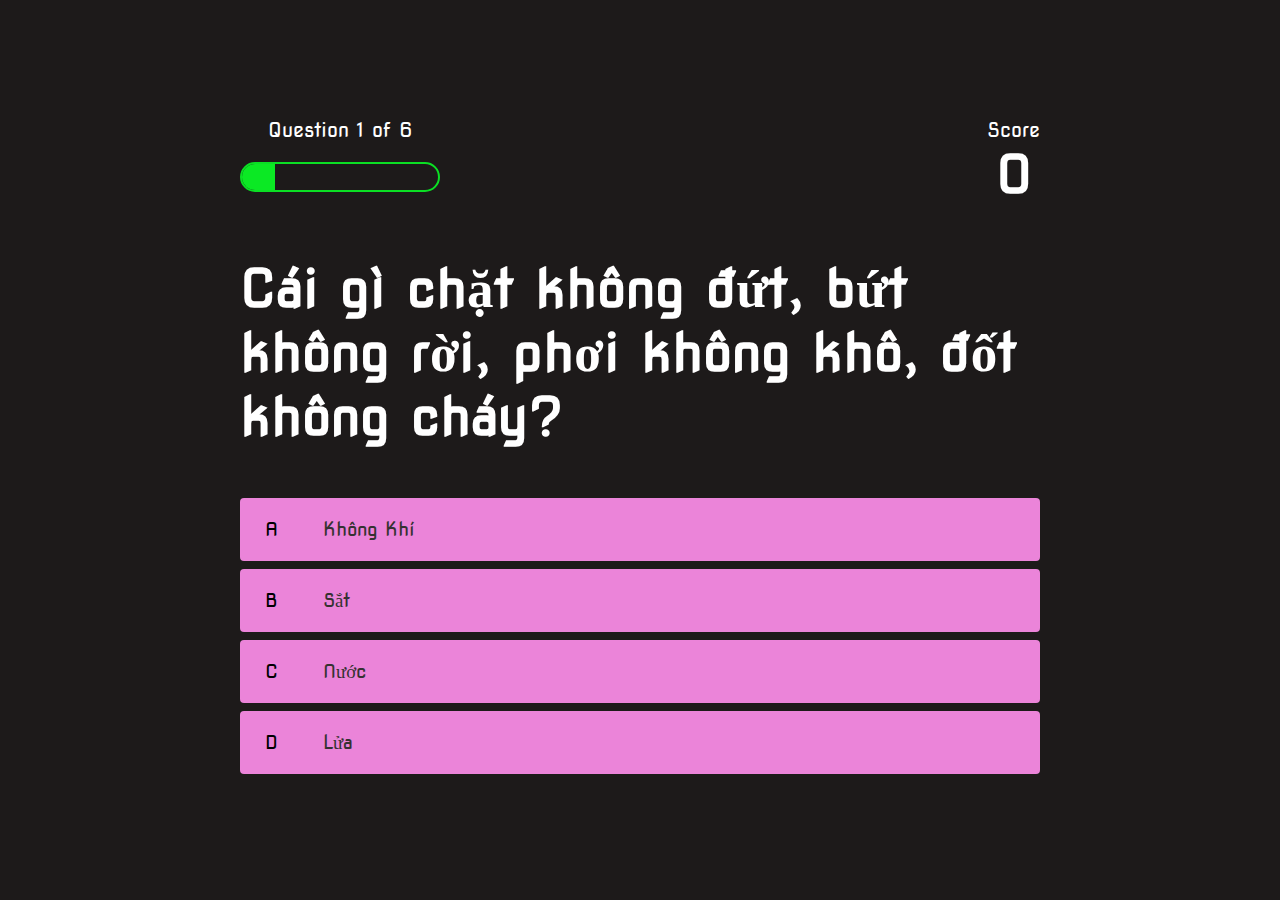
<file: game.html>
<!DOCTYPE html>
<html lang="en">
  <head>
    <meta charset="UTF-8" />
    <meta http-equiv="X-UA-Compatible" content="IE=edge" />
    <meta name="viewport" content="width=device-width, initial-scale=1.0" />
    <title>Quiz Page</title>
    <link rel="stylesheet" href="game.css" />
    <link rel="stylesheet" href="styles.css" />
  </head>
  <body>
    <div class="container">
      <div id="game" class="justify-center flex-column">
        <div id="hud">
          <div class="hud-item">
            <p id="progressText" class="hud-prefix">Question</p>
            <div id="progressBar">
              <div id="progressBarFull"></div>
            </div>
          </div>
          <div class="hud-item">
            <p class="hud-prefix">Score</p>
            <h1 class="hud-main-text" id="score">0</h1>
          </div>
        </div>
        <h1 id="question">What is the answer to this question</h1>
        <div class="choice-container">
          <p class="choice-prefix">A</p>
          <p class="choice-text" data-number="1">Choice</p>
        </div>
        <div class="choice-container">
          <p class="choice-prefix">B</p>
          <p class="choice-text" data-number="2">Choice 2</p>
        </div>
        <div class="choice-container">
          <p class="choice-prefix">C</p>
          <p class="choice-text" data-number="3">Choice 3</p>
        </div>
        <div class="choice-container">
          <p class="choice-prefix">D</p>
          <p class="choice-text" data-number="4">Choice 4</p>
        </div>
      </div>
    </div>
    <!-- javascript -->
    <script src="game.js"></script>
  </body>
</html>
</file>
<file: game.css>
body {
  color: #fff;
}

.choice-container {
  display: flex;
  color: rgb(54, 50, 50);
  margin-bottom: 0.8rem;
  width: 100%;
  border-radius: 4px;
  background: rgb(235, 132, 217);
  font-size: 3rem;
  min-width: 80rem;
}

.choice-container:hover {
  cursor: pointer;
  box-shadow: 0 0.4rem 1.4rem 0 rgba(230, 17, 219, 0.5);
  transform: scale(1.02);
  transition: transform 100ms;
}

.choice-prefix {
  padding: 2rem 2.5rem;
  color: #000;
}

.choice-text {
  padding: 2rem;
  width: 100%;
}

.correct {
  background-color: #00b712;
  background-image: linear-gradient(315deg, #00b712 0%, #5aff15 74%);
}

.incorrect {
  background-color: #f51b3f;
  background-image: linear-gradient(315deg, #f7b42c 0%, #ee121d 74%);
}

/* heads up Display */
#hud {
  display: flex;
  justify-content: space-between;
}

.hud-prefix {
  text-align: center;
  font-size: 2rem;
}

.hud-main-text {
  text-align: center;
}

#progressBar {
  width: 20rem;
  height: 3rem;
  border: 0.2rem solid rgb(11, 223, 36);
  border-radius: 50px;
  margin-top: 2rem;
  overflow: hidden;
}

#progressBarFull {
  height: 100%;
  background: rgb(11, 233, 36);
  width: 0%;
}

@media screen and (max-width: 768px) {
  .choice-container {
    min-width: 40rem;
  }
}
</file>
<file: styles.css>
/* font family */
@import url('https://fonts.googleapis.com/css2?family=Nova+Square&display=swap');
:root {
  background-color: rgb(29, 26, 26);
}

* {
  box-sizing: border-box;
  margin: 0;
  padding: 0;
  font-size: 62.5%;
  font-family: 'Nova Square', cursive;
}

h1 {
  font-size: 5.3rem;
  color: #fff;
  margin-bottom: 5rem;
}

h2 {
  font-size: 4.2rem;
  margin-bottom: 4rem;
}

.container {
  width: 100vw;
  height: 100vh;
  display: flex;
  justify-content: center;
  align-items: center;
  max-width: 80rem;
  margin: 0 auto;
  padding: 2rem;
}

.flex-column {
  display: flex;
  flex-direction: column;
}

.flex-center {
  justify-content: center;
  align-items: center;
  text-align: center;
}

.justify-center {
  justify-content: center;
}
.hidden {
  display: none;
}

.btn {
  font-size: 2.4rem;
  padding: 2rem 0;
  width: 30rem;
  text-align: center;
  margin-bottom: 1rem;
  text-decoration: none;
  color: rgb(28, 26, 26);
  background-color: #f9d29d;
  background-image: linear-gradient(315deg, #f9d29d 0%, #ffd8cb 74%);
  border-radius: 4px;
}

.btn:hover {
  cursor: pointer;
  box-shadow: 0 0.4rem 1.4rem 0 rgba(206, 7, 206, 0.6);
  transition: transform 150ms;
  transform: scale(1.03);
}

.btn[disabled]:hover {
  cursor: not-allowed;
  box-shadow: none;
  transform: none;
}

#highscore-btn {
  background-color: #f5d020;
  background-image: linear-gradient(315deg, #f5d020 0%, #f53803 74%);
}

#highscore-btn:hover {
  box-shadow: 0 0.4rem 1.4rem 0 rgba(255, 255, 0, 0.5);
}

.ri-vip-crown-2-fill {
  font-size: 2.5rem;
  margin-left: 1rem;
  text-align: center;
}

a {
  display: flex;
  align-items: center;
  justify-content: center;
}

/* End page css */

.end-form-container {
  width: 100%;
  display: flex;
  flex-direction: column;
  align-items: center;
  max-width: 30rem;
}

input {
  margin-bottom: 1rem;
  width: 20rem;
  padding: 1.5rem;
  font-size: 1.8rem;
  border: none;
  box-shadow: 0 0.1rem 1.4rem 0 rgba(86, 185, 235, 0.5);
}

input::placeholder {
  color: #aaa;
}

#username {
  margin-bottom: 3rem;
  width: 100%;
  outline: none;
}

#end-text {
  font-size: 2.4rem;
  color: #fff;
  text-align: center;
}

#saveScoreBtn {
  border: none;
}

.ri-home-wifi-line {
  margin-left: 1rem;
  font-size: 2.5rem;
  color: rgb(28, 26, 26);
}
</file>
